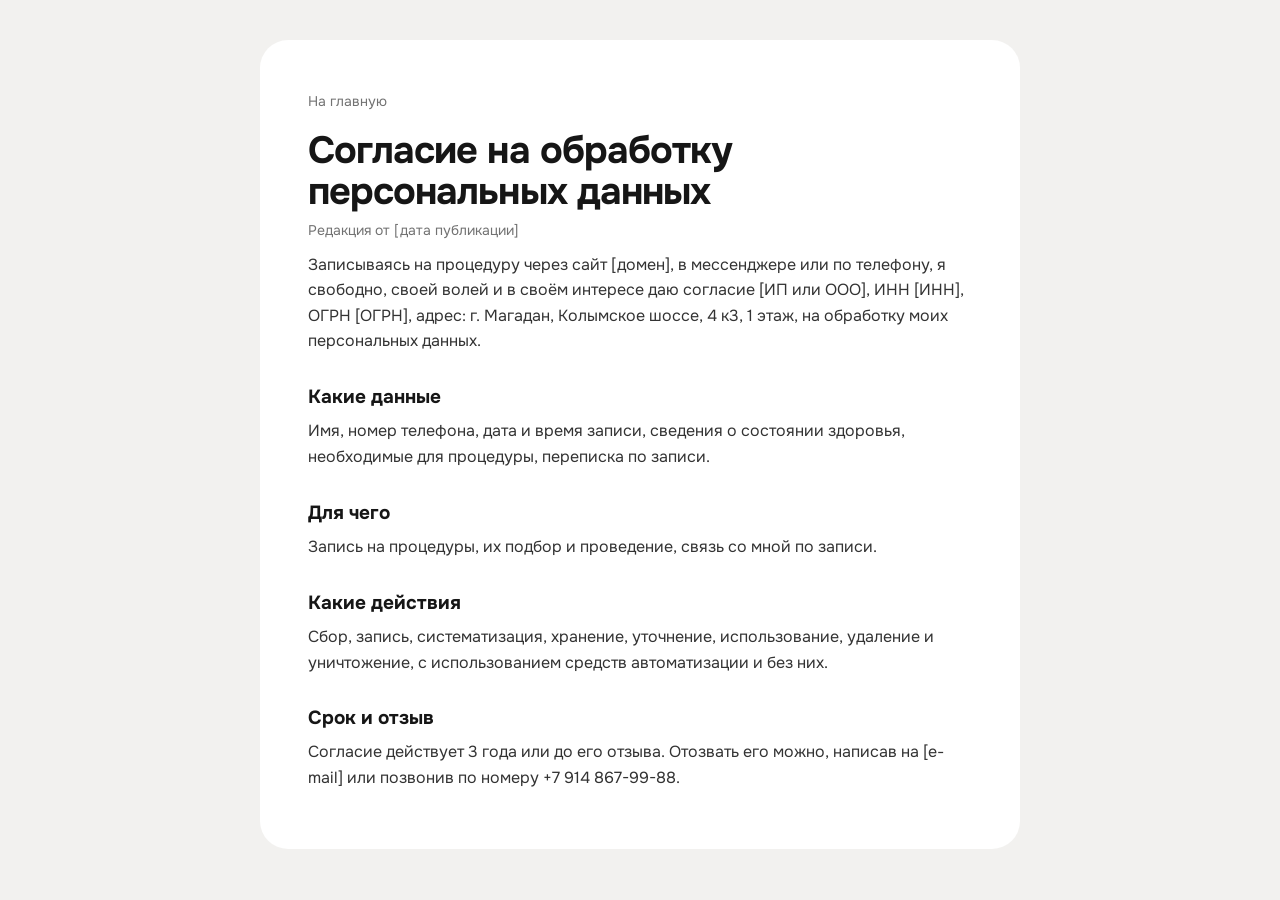
<file: consent.html>
<!doctype html>
<html lang="ru">
<head>
<meta charset="utf-8">
<meta name="viewport" content="width=device-width, initial-scale=1">
<meta name="robots" content="noindex, nofollow">
<title>Согласие на обработку персональных данных | Тенька</title>
<link rel="icon" href="data:image/svg+xml,%3Csvg xmlns='http://www.w3.org/2000/svg' viewBox='0 0 32 32'%3E%3Crect width='32' height='32' rx='16' fill='%233f5a3a'/%3E%3Ctext x='16' y='22' text-anchor='middle' font-family='Georgia' font-size='17' fill='%23ffffff'%3E%D0%A2%3C/text%3E%3C/svg%3E">
<link rel="stylesheet" href="https://fonts.googleapis.com/css2?family=Onest:wght@400;600;700&display=swap">
<link rel="stylesheet" href="doc.css">
</head>
<body>
<main class="doc">
  <a class="back" href="index.html">На главную</a>
  <h1>Согласие на обработку персональных данных</h1>
  <p class="upd">Редакция от [дата публикации]</p>

  <p>Записываясь на процедуру через сайт [домен], в мессенджере или по телефону, я свободно, своей волей и в своём
  интересе даю согласие [ИП или ООО], ИНН [ИНН], ОГРН [ОГРН], адрес:
  г. Магадан, Колымское шоссе, 4 к3, 1 этаж, на обработку моих персональных данных.</p>

  <h2>Какие данные</h2>
  <p>Имя, номер телефона, дата и время записи, сведения о состоянии здоровья, необходимые для процедуры, переписка по записи.</p>

  <h2>Для чего</h2>
  <p>Запись на процедуры, их подбор и проведение, связь со мной по записи.</p>

  <h2>Какие действия</h2>
  <p>Сбор, запись, систематизация, хранение, уточнение, использование, 
  удаление и уничтожение, с использованием средств автоматизации и без них.</p>

  <h2>Срок и отзыв</h2>
  <p>Согласие действует 3 года или до его отзыва. Отозвать его можно, написав на [e-mail] или позвонив
  по номеру +7 914 867-99-88.</p>
</main>
</body>
</html>
</file>
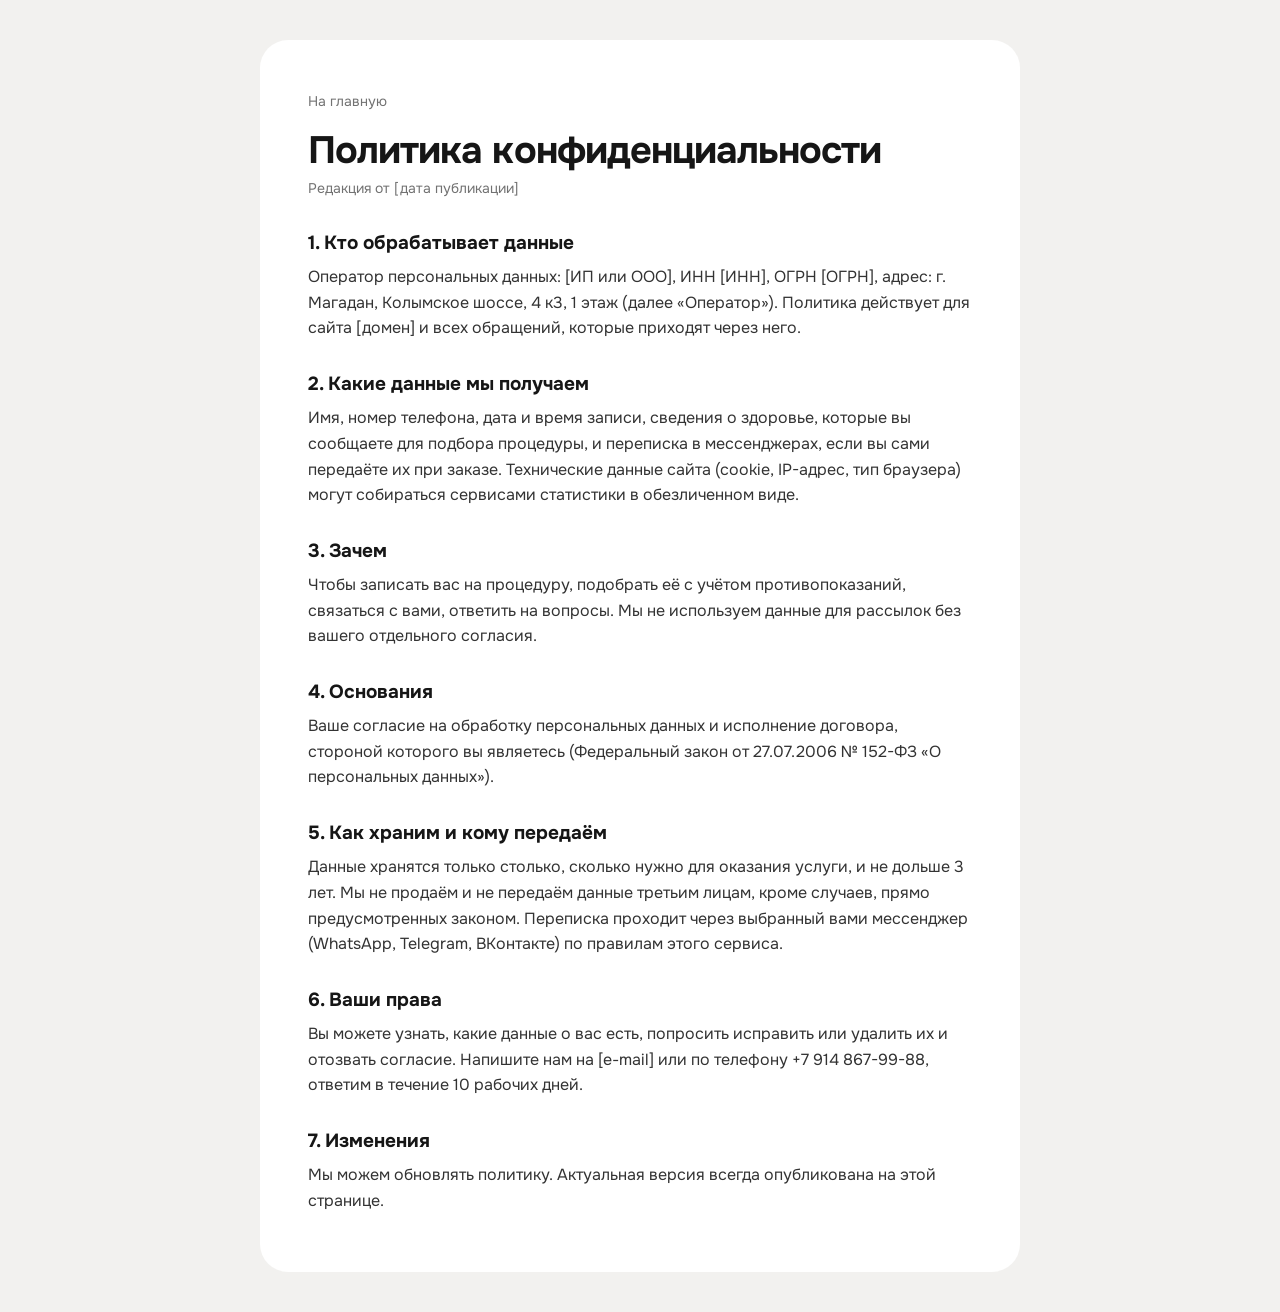
<file: privacy.html>
<!doctype html>
<html lang="ru">
<head>
<meta charset="utf-8">
<meta name="viewport" content="width=device-width, initial-scale=1">
<meta name="robots" content="noindex, nofollow">
<title>Политика конфиденциальности | Тенька</title>
<link rel="icon" href="data:image/svg+xml,%3Csvg xmlns='http://www.w3.org/2000/svg' viewBox='0 0 32 32'%3E%3Crect width='32' height='32' rx='16' fill='%233f5a3a'/%3E%3Ctext x='16' y='22' text-anchor='middle' font-family='Georgia' font-size='17' fill='%23ffffff'%3E%D0%A2%3C/text%3E%3C/svg%3E">
<link rel="stylesheet" href="https://fonts.googleapis.com/css2?family=Onest:wght@400;600;700&display=swap">
<link rel="stylesheet" href="doc.css">
</head>
<body>
<main class="doc">
  <a class="back" href="index.html">На главную</a>
  <h1>Политика конфиденциальности</h1>
  <p class="upd">Редакция от [дата публикации]</p>

  <h2>1. Кто обрабатывает данные</h2>
  <p>Оператор персональных данных: [ИП или ООО], ИНН [ИНН], ОГРН [ОГРН],
  адрес: г. Магадан, Колымское шоссе, 4 к3, 1 этаж (далее «Оператор»). Политика действует для сайта [домен] и всех
  обращений, которые приходят через него.</p>

  <h2>2. Какие данные мы получаем</h2>
  <p>Имя, номер телефона, дата и время записи, сведения о здоровье, которые вы сообщаете для подбора процедуры, и переписка в
  мессенджерах, если вы сами передаёте их при заказе. Технические данные сайта (cookie, IP-адрес, тип
  браузера) могут собираться сервисами статистики в обезличенном виде.</p>

  <h2>3. Зачем</h2>
  <p>Чтобы записать вас на процедуру, подобрать её с учётом противопоказаний, связаться с вами,
  ответить на вопросы. Мы не используем данные для рассылок без вашего отдельного согласия.</p>

  <h2>4. Основания</h2>
  <p>Ваше согласие на обработку персональных данных и исполнение договора, стороной которого вы являетесь
  (Федеральный закон от 27.07.2006 № 152-ФЗ «О персональных данных»).</p>

  <h2>5. Как храним и кому передаём</h2>
  <p>Данные хранятся только столько, сколько нужно для оказания услуги, и не дольше 3 лет. Мы не продаём
  и не передаём данные третьим лицам, кроме случаев, прямо
  предусмотренных законом. Переписка проходит через выбранный вами мессенджер (WhatsApp, Telegram,
  ВКонтакте) по правилам этого сервиса.</p>

  <h2>6. Ваши права</h2>
  <p>Вы можете узнать, какие данные о вас есть, попросить исправить или удалить их и отозвать согласие.
  Напишите нам на [e-mail] или по телефону +7 914 867-99-88, ответим в течение 10 рабочих дней.</p>

  <h2>7. Изменения</h2>
  <p>Мы можем обновлять политику. Актуальная версия всегда опубликована на этой странице.</p>
</main>
</body>
</html>
</file>
<file: doc.css>
:root { --page: #f2f1ef; --card: #fff; --ink: #161616; --muted: #727272; --accent: #3f5a3a }
* { box-sizing: border-box }
body { margin: 0; background: var(--page); color: var(--ink); font: 400 16px/1.6 "Onest", system-ui, sans-serif; padding: 16px }
.doc { max-width: 760px; margin: 24px auto; background: var(--card); border-radius: 28px; padding: clamp(24px, 5vw, 48px) }
.back { color: var(--muted); text-decoration: none; font-size: 14px }
.back:hover { color: var(--ink) }
h1 { font-size: clamp(28px, 4vw, 38px); letter-spacing: -0.025em; line-height: 1.1; margin: 16px 0 6px }
h2 { font-size: 19px; margin: 28px 0 6px }
p { margin: 0 0 10px; color: #333 }
.upd { color: var(--muted); font-size: 14px }
</file>
